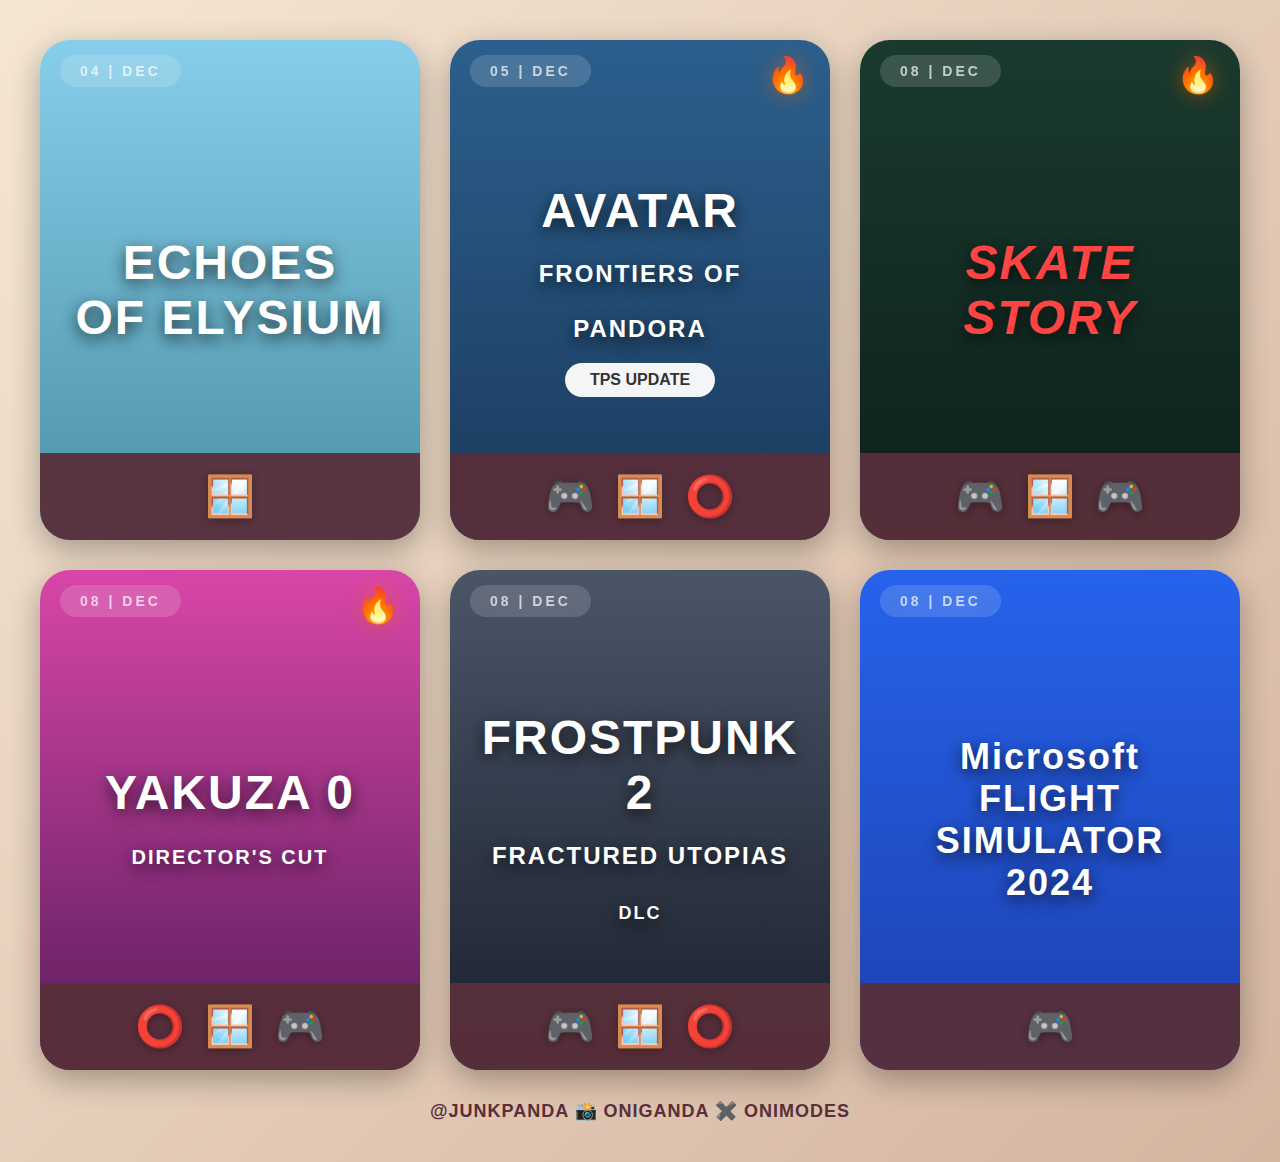
<file: tesing/test1.html>
<!DOCTYPE html>
<html lang="en">
<head>
    <meta charset="UTF-8">
    <meta name="viewport" content="width=device-width, initial-scale=1.0">
    <title>Game Release Calendar</title>
    <style>
        * {
            margin: 0;
            padding: 0;
            box-sizing: border-box;
        }

        body {
            background: linear-gradient(135deg, #f5e6d3 0%, #d4b5a0 100%);
            font-family: 'Arial', sans-serif;
            padding: 40px 20px;
            min-height: 100vh;
        }

        .container {
            max-width: 1200px;
            margin: 0 auto;
        }

        .grid {
            display: grid;
            grid-template-columns: repeat(auto-fit, minmax(300px, 1fr));
            gap: 30px;
            margin-bottom: 30px;
        }

        .game-card {
            position: relative;
            border-radius: 30px;
            overflow: hidden;
            box-shadow: 0 10px 30px rgba(0, 0, 0, 0.3);
            transition: transform 0.3s ease, box-shadow 0.3s ease;
        }

        .game-card:hover {
            transform: translateY(-10px);
            box-shadow: 0 15px 40px rgba(0, 0, 0, 0.4);
        }

        .card-content {
            position: relative;
            height: 500px;
            background-size: cover;
            background-position: center;
        }

        .date-badge {
            position: absolute;
            top: 15px;
            left: 20px;
            background: rgba(255, 255, 255, 0.15);
            backdrop-filter: blur(10px);
            padding: 8px 20px;
            border-radius: 20px;
            font-size: 14px;
            font-weight: bold;
            color: rgba(255, 255, 255, 0.7);
            letter-spacing: 3px;
        }

        .fire-icon {
            position: absolute;
            top: 15px;
            right: 20px;
            font-size: 35px;
            filter: drop-shadow(0 0 10px rgba(255, 100, 0, 0.5));
        }

        .game-title {
            position: absolute;
            top: 50%;
            left: 50%;
            transform: translate(-50%, -50%);
            text-align: center;
            width: 90%;
        }

        .game-title h2 {
            font-size: 48px;
            text-shadow: 0 5px 15px rgba(0, 0, 0, 0.7);
            color: white;
            font-weight: bold;
            letter-spacing: 2px;
        }

        .update-badge {
            background: rgba(255, 255, 255, 0.95);
            padding: 8px 25px;
            border-radius: 25px;
            margin-top: 15px;
            display: inline-block;
            font-weight: bold;
            color: #333;
            font-size: 16px;
        }

        .platform-bar {
            position: absolute;
            bottom: 0;
            left: 0;
            right: 0;
            background: rgba(89, 47, 58, 0.95);
            padding: 20px;
            display: flex;
            justify-content: center;
            gap: 20px;
            align-items: center;
        }

        .platform-icon {
            font-size: 40px;
            color: white;
            filter: drop-shadow(0 2px 5px rgba(0, 0, 0, 0.3));
        }

        .footer {
            text-align: center;
            margin-top: 30px;
            font-size: 18px;
            font-weight: bold;
            color: #592f3a;
            letter-spacing: 1px;
        }

        /* Specific game card styles */
        .echoes {
            background: linear-gradient(180deg, #87ceeb 0%, #4a90a4 100%);
        }

        .avatar {
            background: linear-gradient(180deg, #2c5f8d 0%, #1a3a5c 100%);
        }

        .skate {
            background: linear-gradient(180deg, #1a3a2e 0%, #0d1f1a 100%);
        }

        .yakuza {
            background: linear-gradient(180deg, #d946a8 0%, #581c5c 100%);
        }

        .frostpunk {
            background: linear-gradient(180deg, #4a5568 0%, #1a202c 100%);
        }

        .flight-sim {
            background: linear-gradient(180deg, #2563eb 0%, #1e40af 100%);
        }
    </style>
</head>
<body>
    <div class="container">
        <div class="grid">
            <!-- Echoes of Elysium -->
            <div class="game-card">
                <div class="card-content echoes">
                    <div class="date-badge">04 | DEC</div>
                    <div class="game-title">
                        <h2>ECHOES<br>OF ELYSIUM</h2>
                    </div>
                    <div class="platform-bar">
                        <span class="platform-icon">🪟</span>
                    </div>
                </div>
            </div>

            <!-- Avatar: Frontiers of Pandora -->
            <div class="game-card">
                <div class="card-content avatar">
                    <div class="date-badge">05 | DEC</div>
                    <span class="fire-icon">🔥</span>
                    <div class="game-title">
                        <h2>AVATAR<br><small style="font-size:24px;">FRONTIERS OF PANDORA</small></h2>
                        <span class="update-badge">TPS UPDATE</span>
                    </div>
                    <div class="platform-bar">
                        <span class="platform-icon">🎮</span>
                        <span class="platform-icon">🪟</span>
                        <span class="platform-icon">⭕</span>
                    </div>
                </div>
            </div>

            <!-- Skate Story -->
            <div class="game-card">
                <div class="card-content skate">
                    <div class="date-badge">08 | DEC</div>
                    <span class="fire-icon">🔥</span>
                    <div class="game-title">
                        <h2 style="color:#ff4444; font-style:italic;">SKATE<br>STORY</h2>
                    </div>
                    <div class="platform-bar">
                        <span class="platform-icon">🎮</span>
                        <span class="platform-icon">🪟</span>
                        <span class="platform-icon">🎮</span>
                    </div>
                </div>
            </div>

            <!-- Yakuza 0 Director's Cut -->
            <div class="game-card">
                <div class="card-content yakuza">
                    <div class="date-badge">08 | DEC</div>
                    <span class="fire-icon">🔥</span>
                    <div class="game-title">
                        <h2>YAKUZA 0<br><small style="font-size:20px;">DIRECTOR'S CUT</small></h2>
                    </div>
                    <div class="platform-bar">
                        <span class="platform-icon">⭕</span>
                        <span class="platform-icon">🪟</span>
                        <span class="platform-icon">🎮</span>
                    </div>
                </div>
            </div>

            <!-- Frostpunk 2: Fractured Utopias -->
            <div class="game-card">
                <div class="card-content frostpunk">
                    <div class="date-badge">08 | DEC</div>
                    <div class="game-title">
                        <h2>FROSTPUNK 2<br><small style="font-size:24px;">FRACTURED UTOPIAS</small><br><small style="font-size:18px;">DLC</small></h2>
                    </div>
                    <div class="platform-bar">
                        <span class="platform-icon">🎮</span>
                        <span class="platform-icon">🪟</span>
                        <span class="platform-icon">⭕</span>
                    </div>
                </div>
            </div>

            <!-- Microsoft Flight Simulator 2024 -->
            <div class="game-card">
                <div class="card-content flight-sim">
                    <div class="date-badge">08 | DEC</div>
                    <div class="game-title">
                        <h2 style="font-size:36px;">Microsoft<br>FLIGHT SIMULATOR<br>2024</h2>
                    </div>
                    <div class="platform-bar">
                        <span class="platform-icon">🎮</span>
                    </div>
                </div>
            </div>
        </div>

        <div class="footer">
            @JUNKPANDA 📸 ONIGANDA ✖️ ONIMODES
        </div>
    </div>
</body>
</html>
</file>
